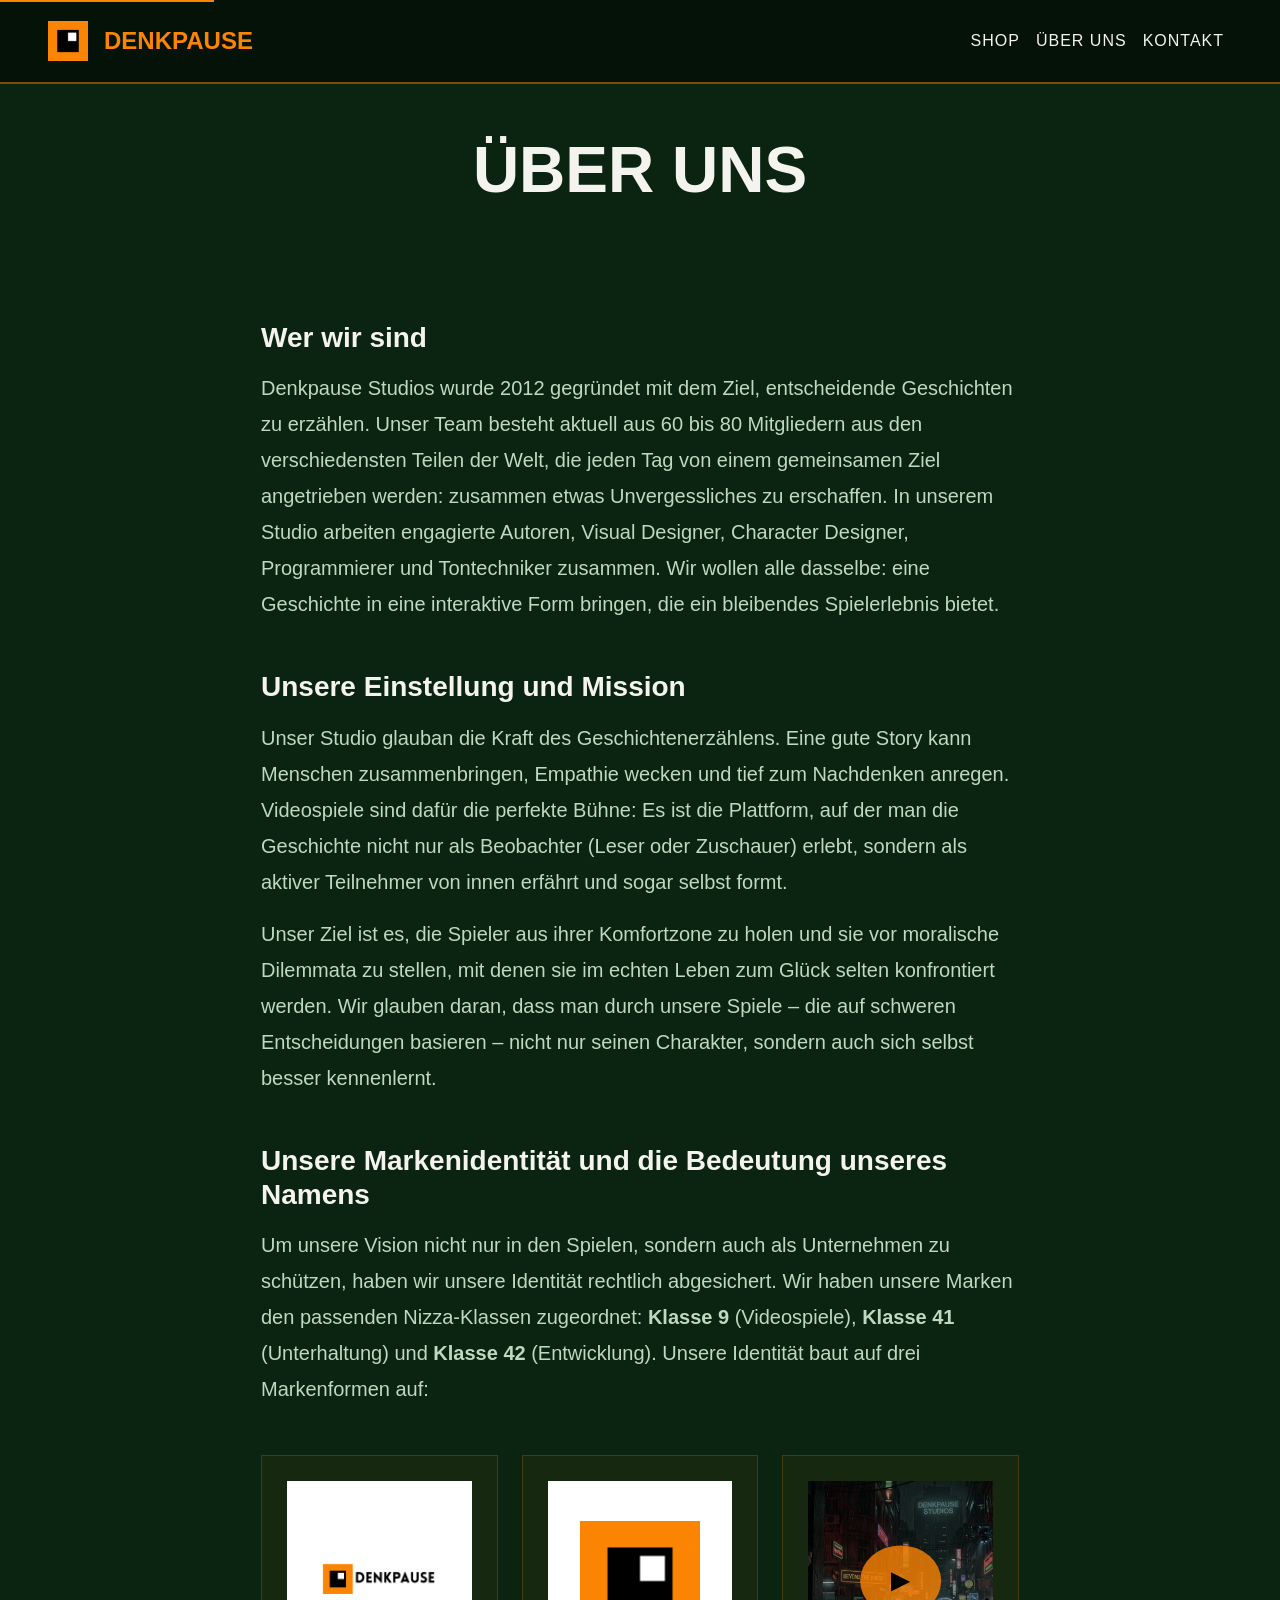
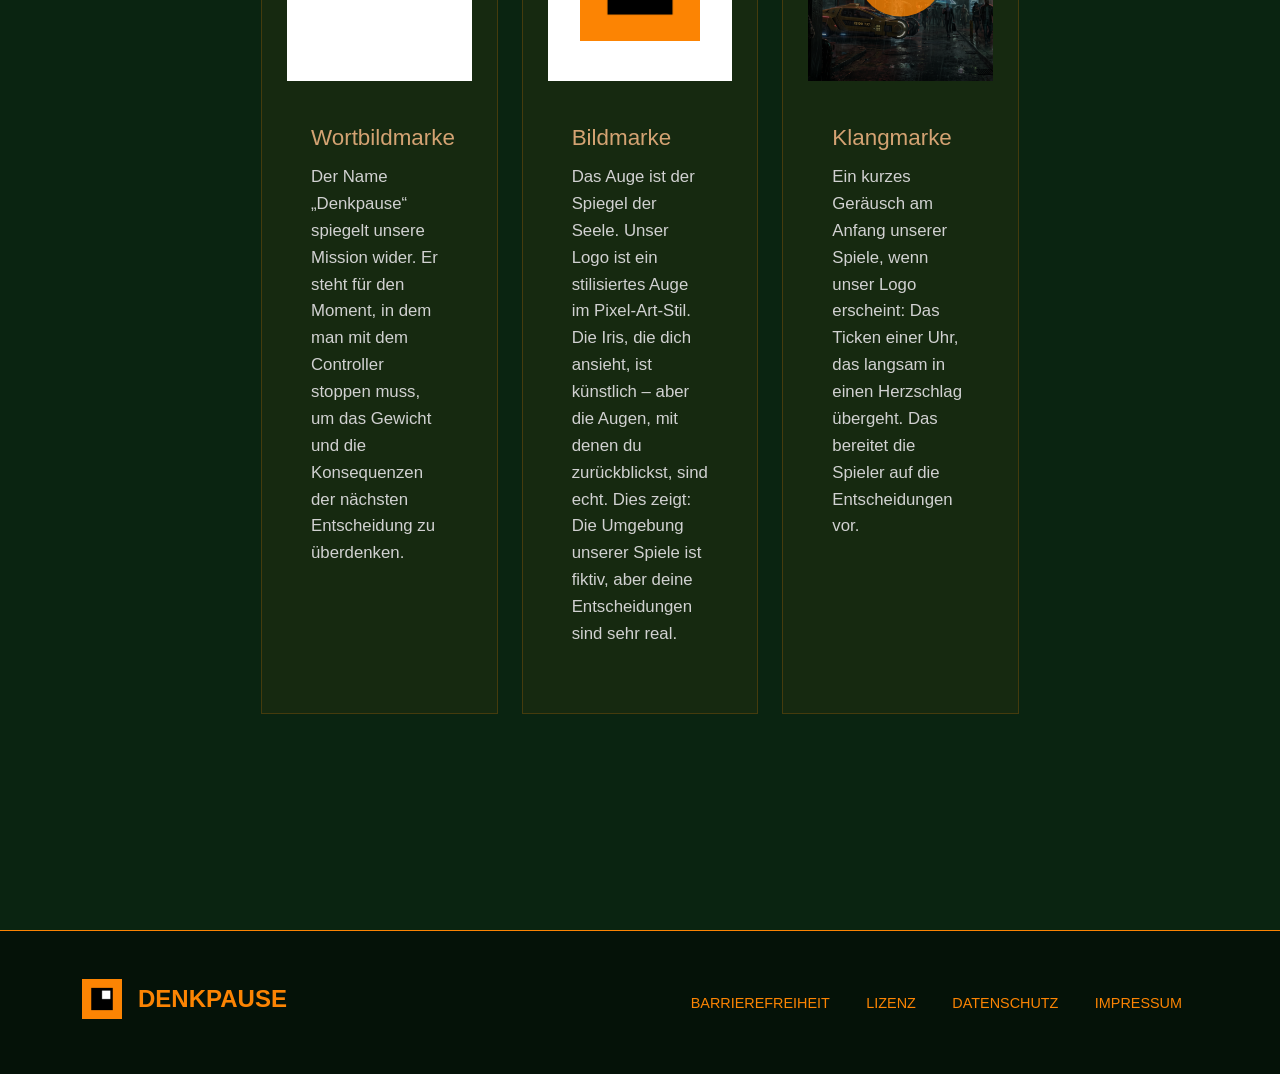
<file: aboutus.html>
<!DOCTYPE html>
<html lang="de">
<head>
    <meta charset="UTF-8">
    <meta name="viewport" content="width=device-width, initial-scale=1.0">
    <title>Denkpause Studios | Über uns</title>

    <link rel="icon" type="image/png" href="bildmarke.png">

    <link href="https://cdn.jsdelivr.net/npm/bootstrap@5.3.2/dist/css/bootstrap.min.css" rel="stylesheet">
    
    <link rel="stylesheet" href="style.css">
</head>
<body>

    <a href="#main-content" class="skip-link">Zum Hauptinhalt springen</a>

    <nav class="navbar navbar-expand-lg navbar-custom py-3" aria-label="Hauptnavigation">
        <div class="container-fluid px-4 px-lg-5">
            <a class="navbar-brand d-flex align-items-center" href="index.html">
                 <img src="bildmarke.png" alt="Denkpause Logo" style="height: 40px; width: auto;" class="me-3">
                <span class="fw-bold fs-4 branding-text">DENKPAUSE</span>
            </a>
            <button class="navbar-toggler" type="button" data-bs-toggle="collapse" data-bs-target="#navbarNav" aria-controls="navbarNav" aria-expanded="false" aria-label="Navigation umschalten">
                <span class="navbar-toggler-icon"></span>
            </button>
            <div class="collapse navbar-collapse" id="navbarNav">
                <ul class="navbar-nav ms-auto">
                    <li class="nav-item"><a class="nav-link" href="index.html">SHOP</a></li>
                    <li class="nav-item"><a class="nav-link" href="aboutus.html" aria-current="page">ÜBER UNS</a></li>
                    <li class="nav-item"><a class="nav-link" href="kontakt.html">KONTAKT</a></li>
                </ul>
            </div>
        </div>
    </nav>

    <section class="hero-section text-center pt-5 pb-2" aria-labelledby="page-title">
        <h1 id="page-title" class="display-3 fw-bold text-copper">ÜBER UNS</h1>
    </section>

    <main id="main-content" class="evergreen-bg pt-0 pb-5">
        <div class="container mt-0 mb-5">
            <div class="row justify-content-center">
                <div class="col-lg-10 col-md-11 wireframe-card p-5">
                    
                    <article class="content-column p-4 p-md-5">

                        <section class="mb-5" aria-labelledby="section-who-we-are">
                            <h2 id="section-who-we-are" class="h3 fw-bold text-mahogany mb-3">Wer wir sind</h2>
                            <p class="description-text text-mahogany">
                                Denkpause Studios wurde 2012 gegründet mit dem Ziel, entscheidende Geschichten zu erzählen. Unser Team besteht aktuell aus 60 bis 80 Mitgliedern aus den verschiedensten Teilen der Welt, die jeden Tag von einem gemeinsamen Ziel angetrieben werden: zusammen etwas Unvergessliches zu erschaffen. In unserem Studio arbeiten engagierte Autoren, Visual Designer, Character Designer, Programmierer und Tontechniker zusammen. Wir wollen alle dasselbe: eine Geschichte in eine interaktive Form bringen, die ein bleibendes Spielerlebnis bietet.
                            </p>
                        </section>

                        <section class="mb-5" aria-labelledby="section-mission">
                            <h2 id="section-mission" class="h3 fw-bold text-mahogany mb-3">Unsere Einstellung und Mission</h2>
                            <p class="description-text text-mahogany mb-3">
                                Unser Studio glauban die Kraft des Geschichtenerzählens. Eine gute Story kann Menschen zusammenbringen, Empathie wecken und tief zum Nachdenken anregen. Videospiele sind dafür die perfekte Bühne: Es ist die Plattform, auf der man die Geschichte nicht nur als Beobachter (Leser oder Zuschauer) erlebt, sondern als aktiver Teilnehmer von innen erfährt und sogar selbst formt.
                            </p>
                            <p class="description-text text-mahogany">
                                Unser Ziel ist es, die Spieler aus ihrer Komfortzone zu holen und sie vor moralische Dilemmata zu stellen, mit denen sie im echten Leben zum Glück selten konfrontiert werden. Wir glauben daran, dass man durch unsere Spiele – die auf schweren Entscheidungen basieren – nicht nur seinen Charakter, sondern auch sich selbst besser kennenlernt.
                            </p>
                        </section>

                        <section class="mb-4" aria-labelledby="section-brand-identity">
                            <h2 id="section-brand-identity" class="h3 fw-bold text-mahogany mb-3">Unsere Markenidentität und die Bedeutung unseres Namens</h2>
                            <p class="description-text text-mahogany mb-5">
                                Um unsere Vision nicht nur in den Spielen, sondern auch als Unternehmen zu schützen, haben wir unsere Identität rechtlich abgesichert. Wir haben unsere Marken den passenden Nizza-Klassen zugeordnet: <strong>Klasse 9</strong> (Videospiele), <strong>Klasse 41</strong> (Unterhaltung) und <strong>Klasse 42</strong> (Entwicklung). Unsere Identität baut auf drei Markenformen auf:
                            </p>

                            <div class="row g-4">
                                <div class="col-md-4">
                                    <article class="news-card h-100">
                                        <div class="card-img-container" style="background-color: #ffffff; padding:0px; display: flex; align-items: center; justify-content: center; min-height: 200px;">
                                            <img src="wortbildmarke.png" alt="Wortbildmarke Denkpause Studios" style="max-height: 120px; width: auto; object-fit: contain;">
                                        </div>
                                        <div class="p-4">
                                            <h3 class="h5 feature-title text-copper">Wortbildmarke</h3>
                                            <p class="small text-light-muted">
                                                Der Name „Denkpause“ spiegelt unsere Mission wider. Er steht für den Moment, in dem man mit dem Controller stoppen muss, um das Gewicht und die Konsequenzen der nächsten Entscheidung zu überdenken.
                                            </p>
                                        </div>
                                    </article>
                                </div>

                                <div class="col-md-4">
                                    <article class="news-card h-100">
                                        <div class="card-img-container" style="background-color: #ffffff; padding: 20px; display: flex; align-items: center; justify-content: center; min-height: 200px;">
                                            <img src="bildmarke.png" alt="Bildmarke stilisiertes Auge" style="max-height: 120px; width: auto; object-fit: contain;">
                                        </div>
                                        <div class="p-4">
                                            <h3 class="h5 feature-title text-copper">Bildmarke</h3>
                                            <p class="small text-light-muted">
                                                Das Auge ist der Spiegel der Seele. Unser Logo ist ein stilisiertes Auge im Pixel-Art-Stil. Die Iris, die dich ansieht, ist künstlich – aber die Augen, mit denen du zurückblickst, sind echt. Dies zeigt: Die Umgebung unserer Spiele ist fiktiv, aber deine Entscheidungen sind sehr real.
                                            </p>
                                        </div>
                                    </article>
                                </div>

                                <div class="col-md-4">
                                    <article class="news-card h-100">
                                        <div class="card-img-container" style="position: relative; min-height: 200px; overflow: hidden;">
                                            <img src="R4.png" alt="Regnerische Straße bei Nacht" style="width: 100%; height: 100%; object-fit: cover; filter: brightness(0.6);">
                                            
                                            <button id="play-soundmark-btn" style="position: absolute; top: 50%; left: 50%; transform: translate(-50%, -50%); background-color: rgba(252, 132, 3, 0.8); border: none; color: #000; font-size: 2rem; padding: 10px 25px; border-radius: 50%; cursor: pointer; transition: 0.3s;" aria-label="Klangmarke abspielen">
                                                &#9658;
                                            </button>
                                            
                                            <audio id="soundmark-audio-asset" src="denkpause_intro.wav" preload="auto"></audio>
                                        </div>
                                        <div class="p-4">
                                            <h3 class="h5 feature-title text-copper">Klangmarke</h3>
                                            <p class="small text-light-muted">
                                                Ein kurzes Geräusch am Anfang unserer Spiele, wenn unser Logo erscheint: Das Ticken einer Uhr, das langsam in einen Herzschlag übergeht. Das bereitet die Spieler auf die Entscheidungen vor.
                                            </p>
                                        </div>
                                    </article>
                                </div>
                            </div>
                        </section>

                    </article>

                </div>
            </div>
        </div>
    </main>

    <footer class="footer-custom py-5">
        <div class="container text-center text-md-start">
            <div class="row align-items-center">
                <div class="col-md-3 text-center text-md-start mb-4 mb-md-0">
                    <span class="d-inline-flex align-items-center text-decoration-none">
                         <img src="bildmarke.png" alt="" style="height: 40px; width: auto;" class="me-3">
                          <span class="fw-bold fs-4 branding-text">DENKPAUSE</span>
                    </span>
                </div>
                <div class="col-md-9 text-center text-md-end mb-4 mb-md-0">
                    <nav aria-label="Footer Navigation">
                        <ul class="list-inline mb-0">
                            <li class="list-inline-item mx-2 mx-md-3"><a href="barrierfreiheit.html" class="footer-link">Barrierefreiheit</a></li>
                            <li class="list-inline-item mx-2 mx-md-3"><a href="lizenz.html" class="footer-link">Lizenz</a></li>
                            <li class="list-inline-item mx-2 mx-md-3"><a href="datenschutz.html" class="footer-link">Datenschutz</a></li>
                            <li class="list-inline-item mx-2 mx-md-3"><a href="impressum.html" class="footer-link">Impressum</a></li>
                        </ul>
                    </nav>
                </div>
            </div>
        </div>
    </footer>

    <script src="https://cdn.jsdelivr.net/npm/bootstrap@5.3.2/dist/js/bootstrap.bundle.min.js"></script>

<script>
        document.addEventListener("DOMContentLoaded", function() {
            const cookieBanner = document.getElementById("cookie-banner");
            const btnAccept = document.getElementById("btn-cookie-accept");
            const btnDecline = document.getElementById("btn-cookie-decline");


            if (!localStorage.getItem("cookieConsent")) {

                cookieBanner.classList.remove("hidden");
                setTimeout(() => {
                    cookieBanner.classList.add("show");
                }, 500);
            }

            
            function handleCookieConsent(choice) {
                cookieBanner.classList.remove("show");
                setTimeout(() => {
                    cookieBanner.classList.add("hidden");
                }, 500);
                localStorage.setItem("cookieConsent", choice);
            }

            btnAccept.addEventListener("click", () => handleCookieConsent("accepted"));
            btnDecline.addEventListener("click", () => handleCookieConsent("declined_optional"));
        });
    </script>

    <script>
        document.addEventListener("DOMContentLoaded", function() {
            const playButton = document.getElementById("play-soundmark-btn");
            const audioEngine = document.getElementById("soundmark-audio-asset");

            if (playButton && audioEngine) {
                playButton.addEventListener("click", function() {
                    if (!audioEngine.paused) {
                        audioEngine.pause();
                        audioEngine.currentTime = 0;
                    }
                    audioEngine.play();
                });
            }
        });
    </script>

</body>
</html>
</file>
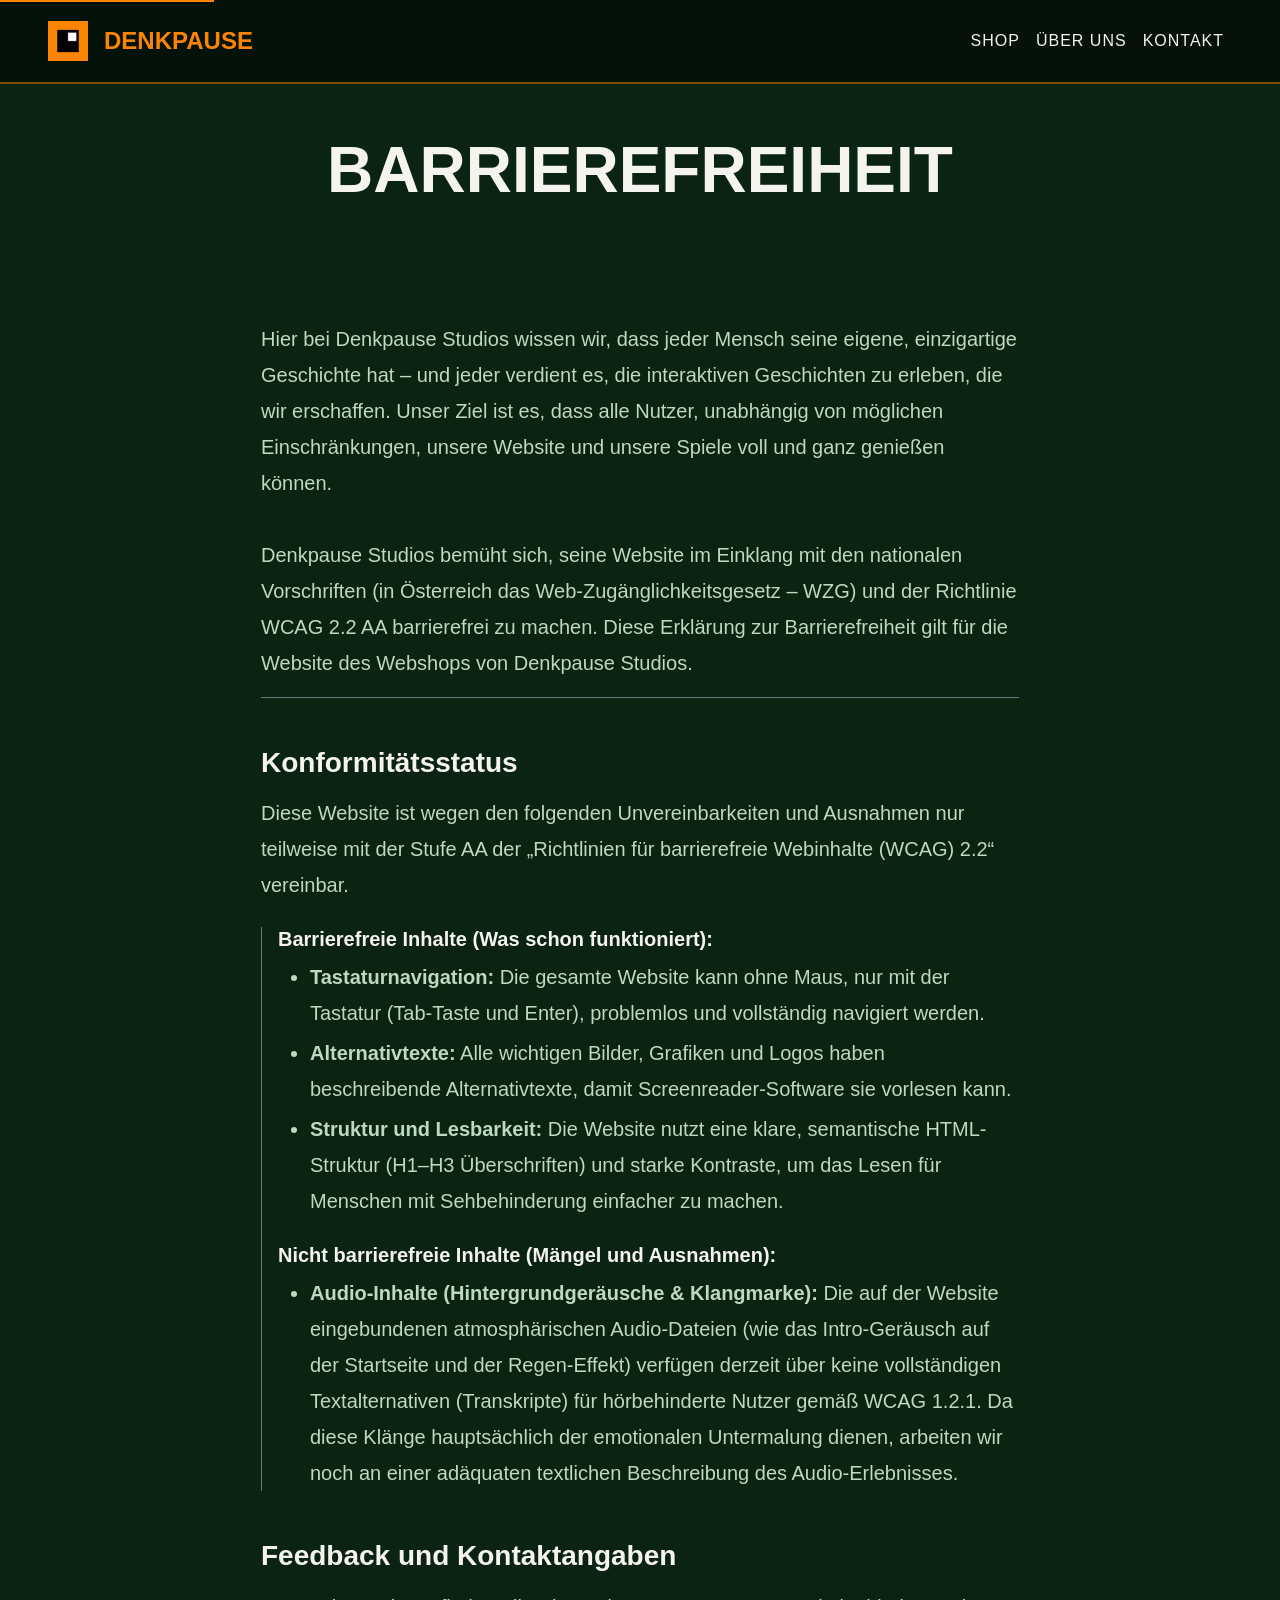
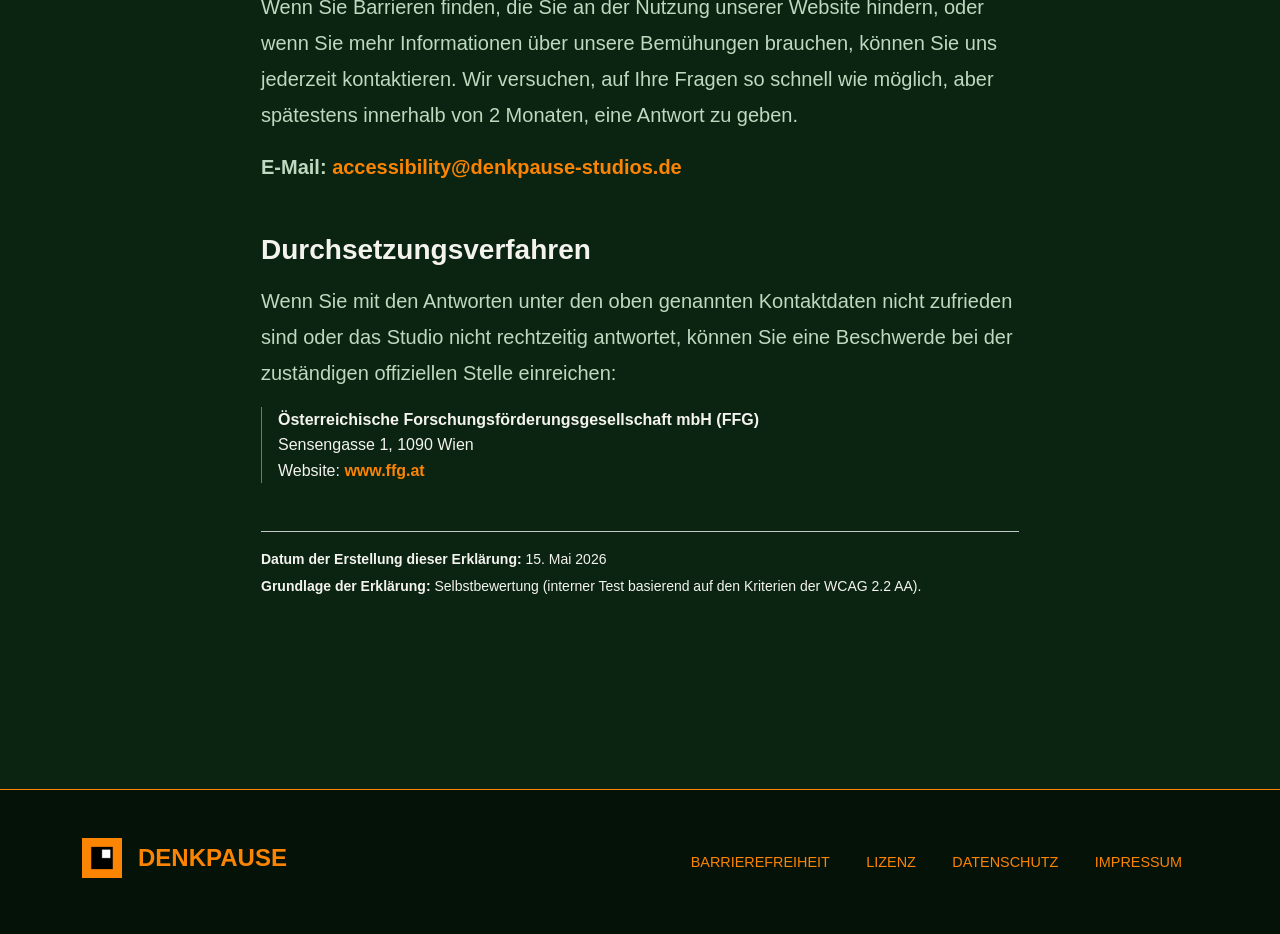
<file: barrierfreiheit.html>
<!DOCTYPE html>
<html lang="de">
<head>
    <meta charset="UTF-8">
    <meta name="viewport" content="width=device-width, initial-scale=1.0">
    <title>Denkpause Studios | Barrierefreiheit</title>
    
    <link rel="icon" type="image/png" href="bildmarke.png">
    <link href="https://cdn.jsdelivr.net/npm/bootstrap@5.3.2/dist/css/bootstrap.min.css" rel="stylesheet">
    
    <link rel="stylesheet" href="style.css">
</head>
<body>

    <a href="#main-content" class="skip-link">Zum Hauptinhalt springen</a>

    <nav class="navbar navbar-expand-lg navbar-custom py-3" aria-label="Hauptnavigation">
        <div class="container-fluid px-4 px-lg-5">
            <a class="navbar-brand d-flex align-items-center" href="index.html">
                 <img src="bildmarke.png" alt="Denkpause Logo" style="height: 40px; width: auto;" class="me-3">
                 <span class="fw-bold fs-4 branding-text">DENKPAUSE</span>
            </a>
            <button class="navbar-toggler" type="button" data-bs-toggle="collapse" data-bs-target="#navbarNav" aria-controls="navbarNav" aria-expanded="false" aria-label="Navigation umschalten">
                <span class="navbar-toggler-icon"></span>
            </button>
            <div class="collapse navbar-collapse" id="navbarNav">
                <ul class="navbar-nav ms-auto">
                    <li class="nav-item"><a class="nav-link" href="index.html">SHOP</a></li>
                    <li class="nav-item"><a class="nav-link" href="aboutus.html">ÜBER UNS</a></li>
                    <li class="nav-item"><a class="nav-link" href="kontakt.html">KONTAKT</a></li>
                </ul>
            </div>
        </div>
    </nav>

    <section class="hero-section text-center pt-5 pb-2" aria-labelledby="page-title">
        <h1 id="page-title" class="display-3 fw-bold text-copper">BARRIEREFREIHEIT</h1>
    </section>

    <main id="main-content" class="evergreen-bg pt-0 pb-5">
        <div class="container mt-0 mb-5">
            <div class="row justify-content-center">
                <div class="col-lg-10 col-md-11 wireframe-card p-5">
                    
                    <article class="content-column p-4 p-md-5">
                        
                        <p class="description-text text-mahogany mb-5 pb-3 border-bottom border-secondary">
                            Hier bei Denkpause Studios wissen wir, dass jeder Mensch seine eigene, einzigartige Geschichte hat – und jeder verdient es, die interaktiven Geschichten zu erleben, die wir erschaffen. Unser Ziel ist es, dass alle Nutzer, unabhängig von möglichen Einschränkungen, unsere Website und unsere Spiele voll und ganz genießen können.
                            <br><br>
                            Denkpause Studios bemüht sich, seine Website im Einklang mit den nationalen Vorschriften (in Österreich das Web-Zugänglichkeitsgesetz – WZG) und der Richtlinie WCAG 2.2 AA barrierefrei zu machen. Diese Erklärung zur Barrierefreiheit gilt für die Website des Webshops von Denkpause Studios.
                        </p>

                        <section class="mb-5" aria-labelledby="section-status">
                            <h2 id="section-status" class="h3 fw-bold text-mahogany mb-3">Konformitätsstatus</h2>
                            <p class="description-text text-mahogany mb-4">
                                Diese Website ist wegen den folgenden Unvereinbarkeiten und Ausnahmen nur teilweise mit der Stufe AA der „Richtlinien für barrierefreie Webinhalte (WCAG) 2.2“ vereinbar.
                            </p>
                            
                            <div class="ps-3 border-start border-secondary">
                                
                                <h3 class="h5 fw-bold text-mahogany mt-3 mb-2">Barrierefreie Inhalte (Was schon funktioniert):</h3>
                                <ul class="description-text text-mahogany mb-4">
                                    <li class="mb-1"><strong>Tastaturnavigation:</strong> Die gesamte Website kann ohne Maus, nur mit der Tastatur (Tab-Taste und Enter), problemlos und vollständig navigiert werden.</li>
                                    <li class="mb-1"><strong>Alternativtexte:</strong> Alle wichtigen Bilder, Grafiken und Logos haben beschreibende Alternativtexte, damit Screenreader-Software sie vorlesen kann.</li>
                                    <li><strong>Struktur und Lesbarkeit:</strong> Die Website nutzt eine klare, semantische HTML-Struktur (H1–H3 Überschriften) und starke Kontraste, um das Lesen für Menschen mit Sehbehinderung einfacher zu machen.</li>
                                </ul>
                                
                                <h3 class="h5 fw-bold text-mahogany mt-4 mb-2">Nicht barrierefreie Inhalte (Mängel und Ausnahmen):</h3>
                                <ul class="description-text text-mahogany mb-0">
                                    <li><strong>Audio-Inhalte (Hintergrundgeräusche & Klangmarke):</strong> Die auf der Website eingebundenen atmosphärischen Audio-Dateien (wie das Intro-Geräusch auf der Startseite und der Regen-Effekt) verfügen derzeit über keine vollständigen Textalternativen (Transkripte) für hörbehinderte Nutzer gemäß WCAG 1.2.1. Da diese Klänge hauptsächlich der emotionalen Untermalung dienen, arbeiten wir noch an einer adäquaten textlichen Beschreibung des Audio-Erlebnisses.</li>
                                </ul>
                            </div>
                        </section>

                        <section class="mb-5" aria-labelledby="section-feedback">
                            <h2 id="section-feedback" class="h3 fw-bold text-mahogany mb-3">Feedback und Kontaktangaben</h2>
                            <p class="description-text text-mahogany mb-3">
                                Wenn Sie Barrieren finden, die Sie an der Nutzung unserer Website hindern, oder wenn Sie mehr Informationen über unsere Bemühungen brauchen, können Sie uns jederzeit kontaktieren. Wir versuchen, auf Ihre Fragen so schnell wie möglich, aber spätestens innerhalb von 2 Monaten, eine Antwort zu geben.
                            </p>
                            <p class="description-text text-mahogany">
                                <strong>E-Mail:</strong> <a href="mailto:accessibility@denkpause-studios.de" class="text-mahogany fw-bold">accessibility@denkpause-studios.de</a>
                            </p>
                        </section>

                        <section class="mb-5" aria-labelledby="section-enforcement">
                            <h2 id="section-enforcement" class="h3 fw-bold text-mahogany mb-3">Durchsetzungsverfahren</h2>
                            <p class="description-text text-mahogany mb-3">
                                Wenn Sie mit den Antworten unter den oben genannten Kontaktdaten nicht zufrieden sind oder das Studio nicht rechtzeitig antwortet, können Sie eine Beschwerde bei der zuständigen offiziellen Stelle einreichen:
                            </p>
                            <address class="text-mahogany ps-3 border-start border-secondary mt-3 mb-0">
                                <strong>Österreichische Forschungsförderungsgesellschaft mbH (FFG)</strong><br>
                                Sensengasse 1, 1090 Wien<br>
                                Website: <a href="https://www.ffg.at" target="_blank" rel="noopener noreferrer" class="text-mahogany fw-bold">www.ffg.at</a>
                            </address>
                        </section>

                        <footer class="text-mahogany small pt-3 border-top border-secondary-subtle">
                            <p class="mb-1"><strong>Datum der Erstellung dieser Erklärung:</strong> 15. Mai 2026</p>
                            <p class="mb-0"><strong>Grundlage der Erklärung:</strong> Selbstbewertung (interner Test basierend auf den Kriterien der WCAG 2.2 AA).</p>
                        </footer>

                    </article>

                </div>
            </div>
        </div>
    </main>

    <footer class="footer-custom py-5">
        <div class="container text-center text-md-start">
            <div class="row align-items-center">
                <div class="col-md-3 text-center text-md-start mb-4 mb-md-0">
                    <span class="d-inline-flex align-items-center text-decoration-none">
                     <img src="bildmarke.png" alt="" style="height: 40px; width: auto;" class="me-3">
                      <span class="fw-bold fs-4 branding-text">DENKPAUSE</span>
                    </span>
                </div>
                <div class="col-md-9 text-center text-md-end mb-4 mb-md-0">
                    <nav aria-label="Footer Navigation">
                        <ul class="list-inline mb-0">
                            <li class="list-inline-item mx-2 mx-md-3"><a href="barrierfreiheit.html" class="footer-link" aria-current="page">Barrierefreiheit</a></li>
                            <li class="list-inline-item mx-2 mx-md-3"><a href="lizenz.html" class="footer-link">Lizenz</a></li>
                            <li class="list-inline-item mx-2 mx-md-3"><a href="datenschutz.html" class="footer-link">Datenschutz</a></li>
                            <li class="list-inline-item mx-2 mx-md-3"><a href="impressum.html" class="footer-link">Impressum</a></li>
                        </ul>
                    </nav>
                </div>
            </div>
        </div>
    </footer>

    <script src="https://cdn.jsdelivr.net/npm/bootstrap@5.3.2/dist/js/bootstrap.bundle.min.js"></script>

<script>
        document.addEventListener("DOMContentLoaded", function() {
            const cookieBanner = document.getElementById("cookie-banner");
            const btnAccept = document.getElementById("btn-cookie-accept");
            const btnDecline = document.getElementById("btn-cookie-decline");

            
            if (!localStorage.getItem("cookieConsent")) {
                
                cookieBanner.classList.remove("hidden");
                setTimeout(() => {
                    cookieBanner.classList.add("show");
                }, 500); 
            }

            
            function handleCookieConsent(choice) {
                cookieBanner.classList.remove("show");
                setTimeout(() => {
                    cookieBanner.classList.add("hidden");
                }, 500);

                localStorage.setItem("cookieConsent", choice);
            }
            btnAccept.addEventListener("click", () => handleCookieConsent("accepted"));
            btnDecline.addEventListener("click", () => handleCookieConsent("declined_optional"));
        });
    </script>

</body>
</html>
</file>
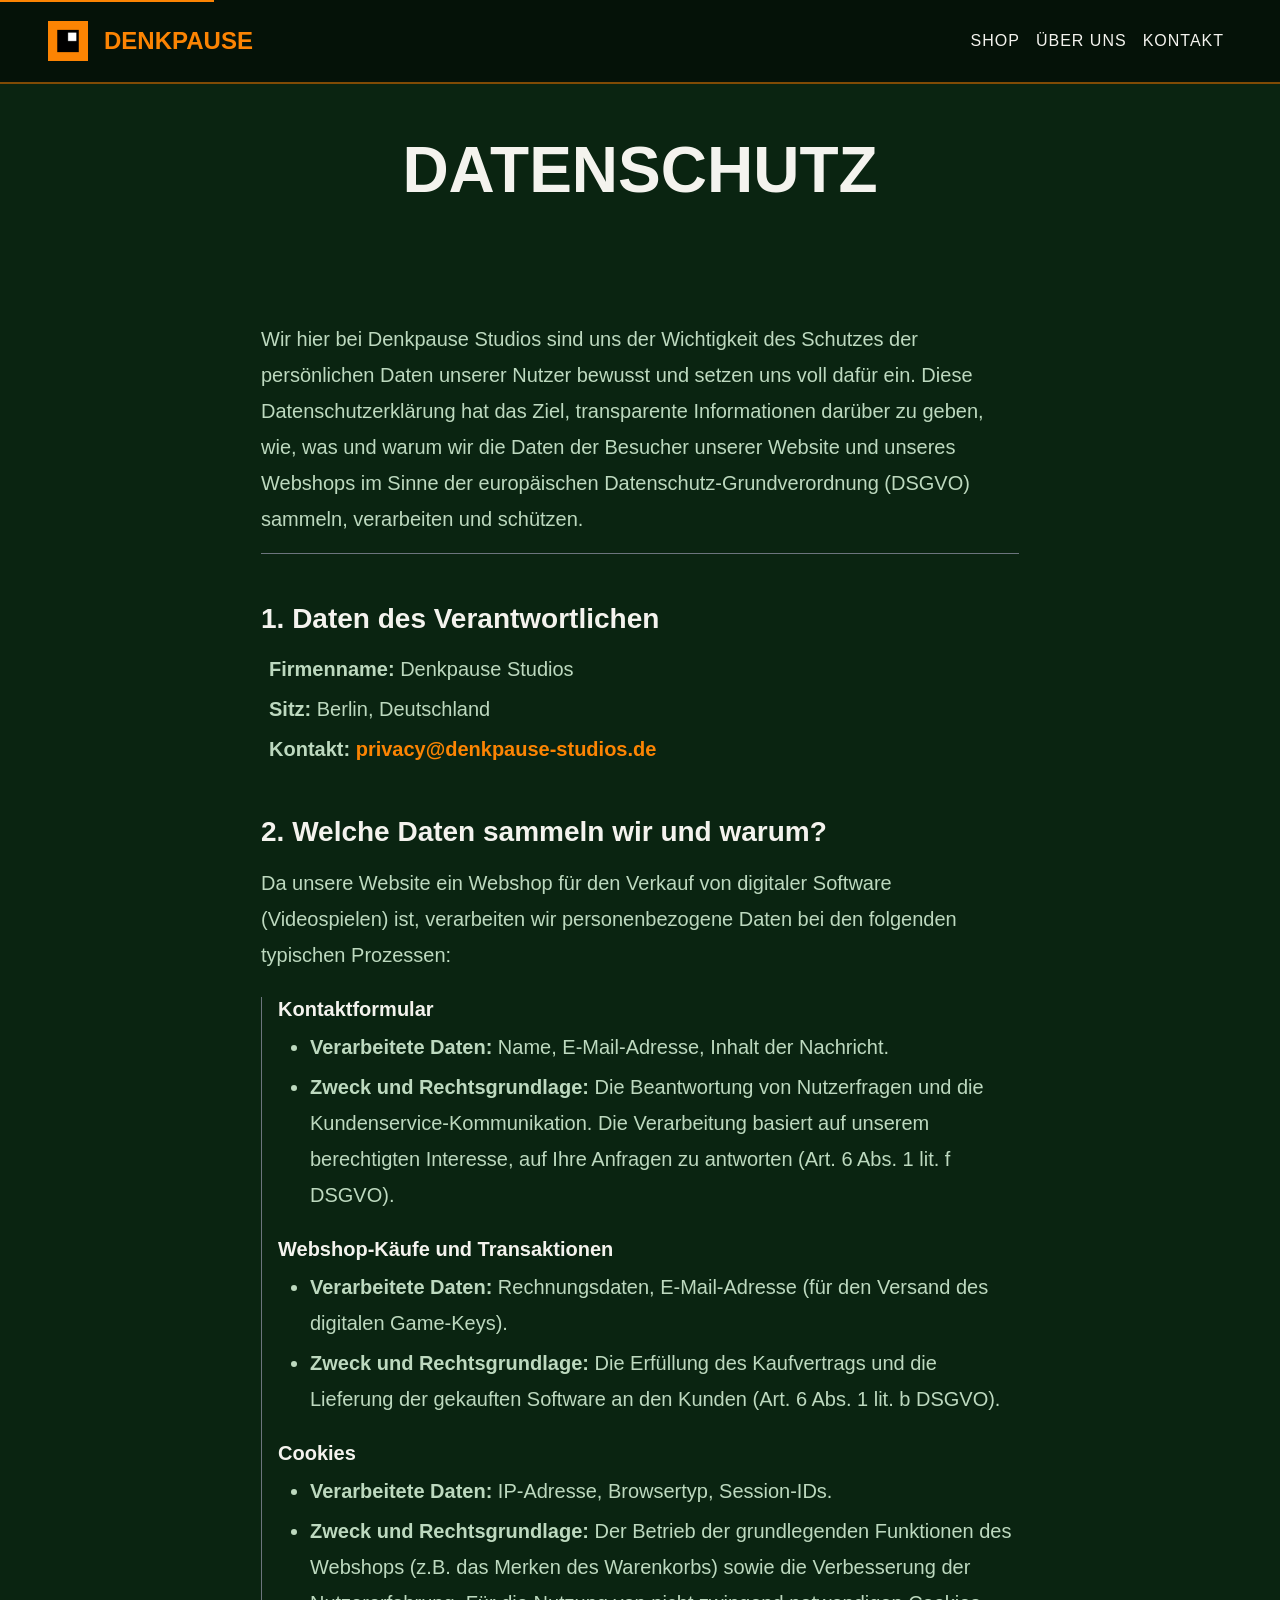
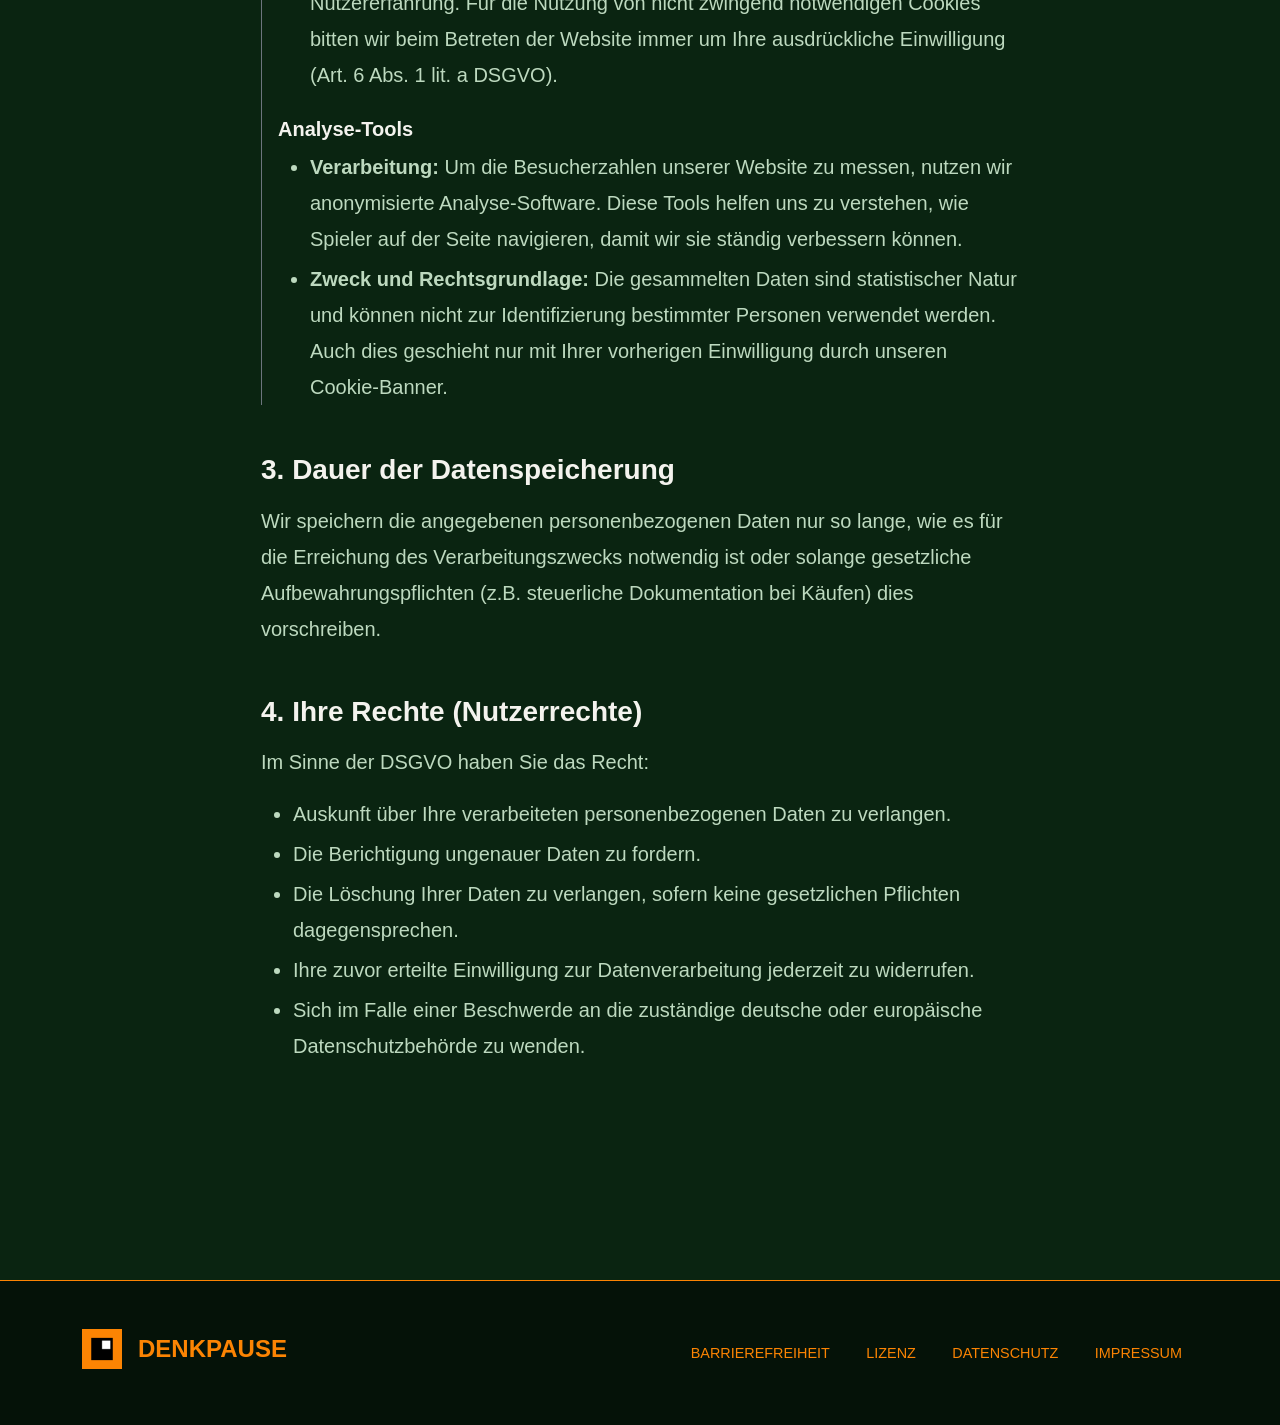
<file: datenschutz.html>
<!DOCTYPE html>
<html lang="de">
<head>
    <meta charset="UTF-8">
    <meta name="viewport" content="width=device-width, initial-scale=1.0">
    <title>Denkpause Studios | Datenschutzerklärung</title>
    <link rel="icon" type="image/png" href="bildmarke.png">
    <link href="https://cdn.jsdelivr.net/npm/bootstrap@5.3.2/dist/css/bootstrap.min.css" rel="stylesheet">
    
    <link rel="stylesheet" href="style.css">
</head>
<body>

    <a href="#main-content" class="skip-link">Zum Hauptinhalt springen</a>

    <nav class="navbar navbar-expand-lg navbar-custom py-3" aria-label="Hauptnavigation">
        <div class="container-fluid px-4 px-lg-5">
            <a class="navbar-brand d-flex align-items-center" href="index.html">
                <img src="bildmarke.png" alt="Denkpause Logo" style="height: 40px; width: auto;" class="me-3">
                <span class="fw-bold fs-4 branding-text">DENKPAUSE</span>
            </a>
            <button class="navbar-toggler" type="button" data-bs-toggle="collapse" data-bs-target="#navbarNav" aria-controls="navbarNav" aria-expanded="false" aria-label="Navigation umschalten">
                <span class="navbar-toggler-icon"></span>
            </button>
            <div class="collapse navbar-collapse" id="navbarNav">
                <ul class="navbar-nav ms-auto">
                    <li class="nav-item"><a class="nav-link" href="index.html">SHOP</a></li>
                    <li class="nav-item"><a class="nav-link" href="aboutus.html">ÜBER UNS</a></li>
                    <li class="nav-item"><a class="nav-link" href="kontakt.html">KONTAKT</a></li>
                </ul>
            </div>
        </div>
    </nav>

    <section class="hero-section text-center pt-5 pb-2" aria-labelledby="page-title">
        <h1 id="page-title" class="display-3 fw-bold text-copper">DATENSCHUTZ</h1>
    </section>

    <main id="main-content" class="evergreen-bg pt-0 pb-5">
        <div class="container mt-0 mb-5">
            <div class="row justify-content-center">
                <div class="col-lg-10 col-md-11 wireframe-card p-5">
                    
                    <article class="content-column p-4 p-md-5">
                        
                        <p class="description-text text-mahogany mb-5 pb-3 border-bottom border-secondary">
                            Wir hier bei Denkpause Studios sind uns der Wichtigkeit des Schutzes der persönlichen Daten unserer Nutzer bewusst und setzen uns voll dafür ein. Diese Datenschutzerklärung hat das Ziel, transparente Informationen darüber zu geben, wie, was und warum wir die Daten der Besucher unserer Website und unseres Webshops im Sinne der europäischen Datenschutz-Grundverordnung (DSGVO) sammeln, verarbeiten und schützen.
                        </p>

                        <section class="mb-5" aria-labelledby="section-responsible">
                            <h2 id="section-responsible" class="h3 fw-bold text-mahogany mb-3">1. Daten des Verantwortlichen</h2>
                            <ul class="description-text text-mahogany list-unstyled ps-2">
                                <li class="mb-1"><strong>Firmenname:</strong> Denkpause Studios</li>
                                <li class="mb-1"><strong>Sitz:</strong> Berlin, Deutschland</li>
                                <li><strong>Kontakt:</strong> <a href="mailto:privacy@denkpause-studios.de" class="text-mahogany fw-bold">privacy@denkpause-studios.de</a></li>
                            </ul>
                        </section>

                        <section class="mb-5" aria-labelledby="section-data-collection">
                            <h2 id="section-data-collection" class="h3 fw-bold text-mahogany mb-3">2. Welche Daten sammeln wir und warum?</h2>
                            <p class="description-text text-mahogany mb-4">
                                Da unsere Website ein Webshop für den Verkauf von digitaler Software (Videospielen) ist, verarbeiten wir personenbezogene Daten bei den folgenden typischen Prozessen:
                            </p>
                            
                            <div class="ps-3 border-start border-secondary">
                                
                                <h3 class="h5 fw-bold text-mahogany mt-3 mb-2">Kontaktformular</h3>
                                <ul class="description-text text-mahogany mb-4">
                                    <li class="mb-1"><strong>Verarbeitete Daten:</strong> Name, E-Mail-Adresse, Inhalt der Nachricht.</li>
                                    <li><strong>Zweck und Rechtsgrundlage:</strong> Die Beantwortung von Nutzerfragen und die Kundenservice-Kommunikation. Die Verarbeitung basiert auf unserem berechtigten Interesse, auf Ihre Anfragen zu antworten (Art. 6 Abs. 1 lit. f DSGVO).</li>
                                </ul>
                                
                                <h3 class="h5 fw-bold text-mahogany mt-3 mb-2">Webshop-Käufe und Transaktionen</h3>
                                <ul class="description-text text-mahogany mb-4">
                                    <li class="mb-1"><strong>Verarbeitete Daten:</strong> Rechnungsdaten, E-Mail-Adresse (für den Versand des digitalen Game-Keys).</li>
                                    <li><strong>Zweck und Rechtsgrundlage:</strong> Die Erfüllung des Kaufvertrags und die Lieferung der gekauften Software an den Kunden (Art. 6 Abs. 1 lit. b DSGVO).</li>
                                </ul>
                                
                                <h3 class="h5 fw-bold text-mahogany mt-3 mb-2">Cookies</h3>
                                <ul class="description-text text-mahogany mb-4">
                                    <li class="mb-1"><strong>Verarbeitete Daten:</strong> IP-Adresse, Browsertyp, Session-IDs.</li>
                                    <li><strong>Zweck und Rechtsgrundlage:</strong> Der Betrieb der grundlegenden Funktionen des Webshops (z.B. das Merken des Warenkorbs) sowie die Verbesserung der Nutzererfahrung. Für die Nutzung von nicht zwingend notwendigen Cookies bitten wir beim Betreten der Website immer um Ihre ausdrückliche Einwilligung (Art. 6 Abs. 1 lit. a DSGVO).</li>
                                </ul>
                                
                                <h3 class="h5 fw-bold text-mahogany mt-3 mb-2">Analyse-Tools</h3>
                                <ul class="description-text text-mahogany mb-0">
                                    <li class="mb-1"><strong>Verarbeitung:</strong> Um die Besucherzahlen unserer Website zu messen, nutzen wir anonymisierte Analyse-Software. Diese Tools helfen uns zu verstehen, wie Spieler auf der Seite navigieren, damit wir sie ständig verbessern können.</li>
                                    <li><strong>Zweck und Rechtsgrundlage:</strong> Die gesammelten Daten sind statistischer Natur und können nicht zur Identifizierung bestimmter Personen verwendet werden. Auch dies geschieht nur mit Ihrer vorherigen Einwilligung durch unseren Cookie-Banner.</li>
                                </ul>
                                
                            </div>
                        </section>

                        <section class="mb-5" aria-labelledby="section-storage-duration">
                            <h2 id="section-storage-duration" class="h3 fw-bold text-mahogany mb-3">3. Dauer der Datenspeicherung</h2>
                            <p class="description-text text-mahogany mb-0">
                                Wir speichern die angegebenen personenbezogenen Daten nur so lange, wie es für die Erreichung des Verarbeitungszwecks notwendig ist oder solange gesetzliche Aufbewahrungspflichten (z.B. steuerliche Dokumentation bei Käufen) dies vorschreiben.
                            </p>
                        </section>

                        <section class="mb-4" aria-labelledby="section-user-rights">
                            <h2 id="section-user-rights" class="h3 fw-bold text-mahogany mb-3">4. Ihre Rechte (Nutzerrechte)</h2>
                            <p class="description-text text-mahogany mb-3">Im Sinne der DSGVO haben Sie das Recht:</p>
                            <ul class="description-text text-mahogany mb-0">
                                <li class="mb-1">Auskunft über Ihre verarbeiteten personenbezogenen Daten zu verlangen.</li>
                                <li class="mb-1">Die Berichtigung ungenauer Daten zu fordern.</li>
                                <li class="mb-1">Die Löschung Ihrer Daten zu verlangen, sofern keine gesetzlichen Pflichten dagegensprechen.</li>
                                <li class="mb-1">Ihre zuvor erteilte Einwilligung zur Datenverarbeitung jederzeit zu widerrufen.</li>
                                <li>Sich im Falle einer Beschwerde an die zuständige deutsche oder europäische Datenschutzbehörde zu wenden.</li>
                            </ul>
                        </section>

                    </article>

                </div>
            </div>
        </div>
    </main>

    <footer class="footer-custom py-5">
        <div class="container text-center text-md-start">
            <div class="row align-items-center">
                <div class="col-md-3 text-center text-md-start mb-4 mb-md-0">
                    <span class="d-inline-flex align-items-center text-decoration-none">
                        <img src="bildmarke.png" alt="" style="height: 40px; width: auto;" class="me-3">
                         <span class="fw-bold fs-4 branding-text">DENKPAUSE</span>
                    </span>
                </div>
                <div class="col-md-9 text-center text-md-end mb-4 mb-md-0">
                    <nav aria-label="Footer Navigation">
                        <ul class="list-inline mb-0">
                            <li class="list-inline-item mx-2 mx-md-3"><a href="barrierfreiheit.html" class="footer-link">Barrierefreiheit</a></li>
                            <li class="list-inline-item mx-2 mx-md-3"><a href="lizenz.html" class="footer-link">Lizenz</a></li>
                            <li class="list-inline-item mx-2 mx-md-3"><a href="datenschutz.html" class="footer-link" aria-current="page">Datenschutz</a></li>
                            <li class="list-inline-item mx-2 mx-md-3"><a href="impressum.html" class="footer-link">Impressum</a></li>
                        </ul>
                    </nav>
                </div>
            </div>
        </div>
    </footer>

    <script src="https://cdn.jsdelivr.net/npm/bootstrap@5.3.2/dist/js/bootstrap.bundle.min.js"></script>

<script>
        document.addEventListener("DOMContentLoaded", function() {
            const cookieBanner = document.getElementById("cookie-banner");
            const btnAccept = document.getElementById("btn-cookie-accept");
            const btnDecline = document.getElementById("btn-cookie-decline");
            if (!localStorage.getItem("cookieConsent")) {
                cookieBanner.classList.remove("hidden");
                setTimeout(() => {
                    cookieBanner.classList.add("show");
                }, 500);}

        
            function handleCookieConsent(choice) {
                cookieBanner.classList.remove("show");
                setTimeout(() => {
                    cookieBanner.classList.add("hidden");
                }, 500);

                localStorage.setItem("cookieConsent", choice);
            }

            btnAccept.addEventListener("click", () => handleCookieConsent("accepted"));
            btnDecline.addEventListener("click", () => handleCookieConsent("declined_optional"));
        });
    </script>

</body>
</html>
</file>
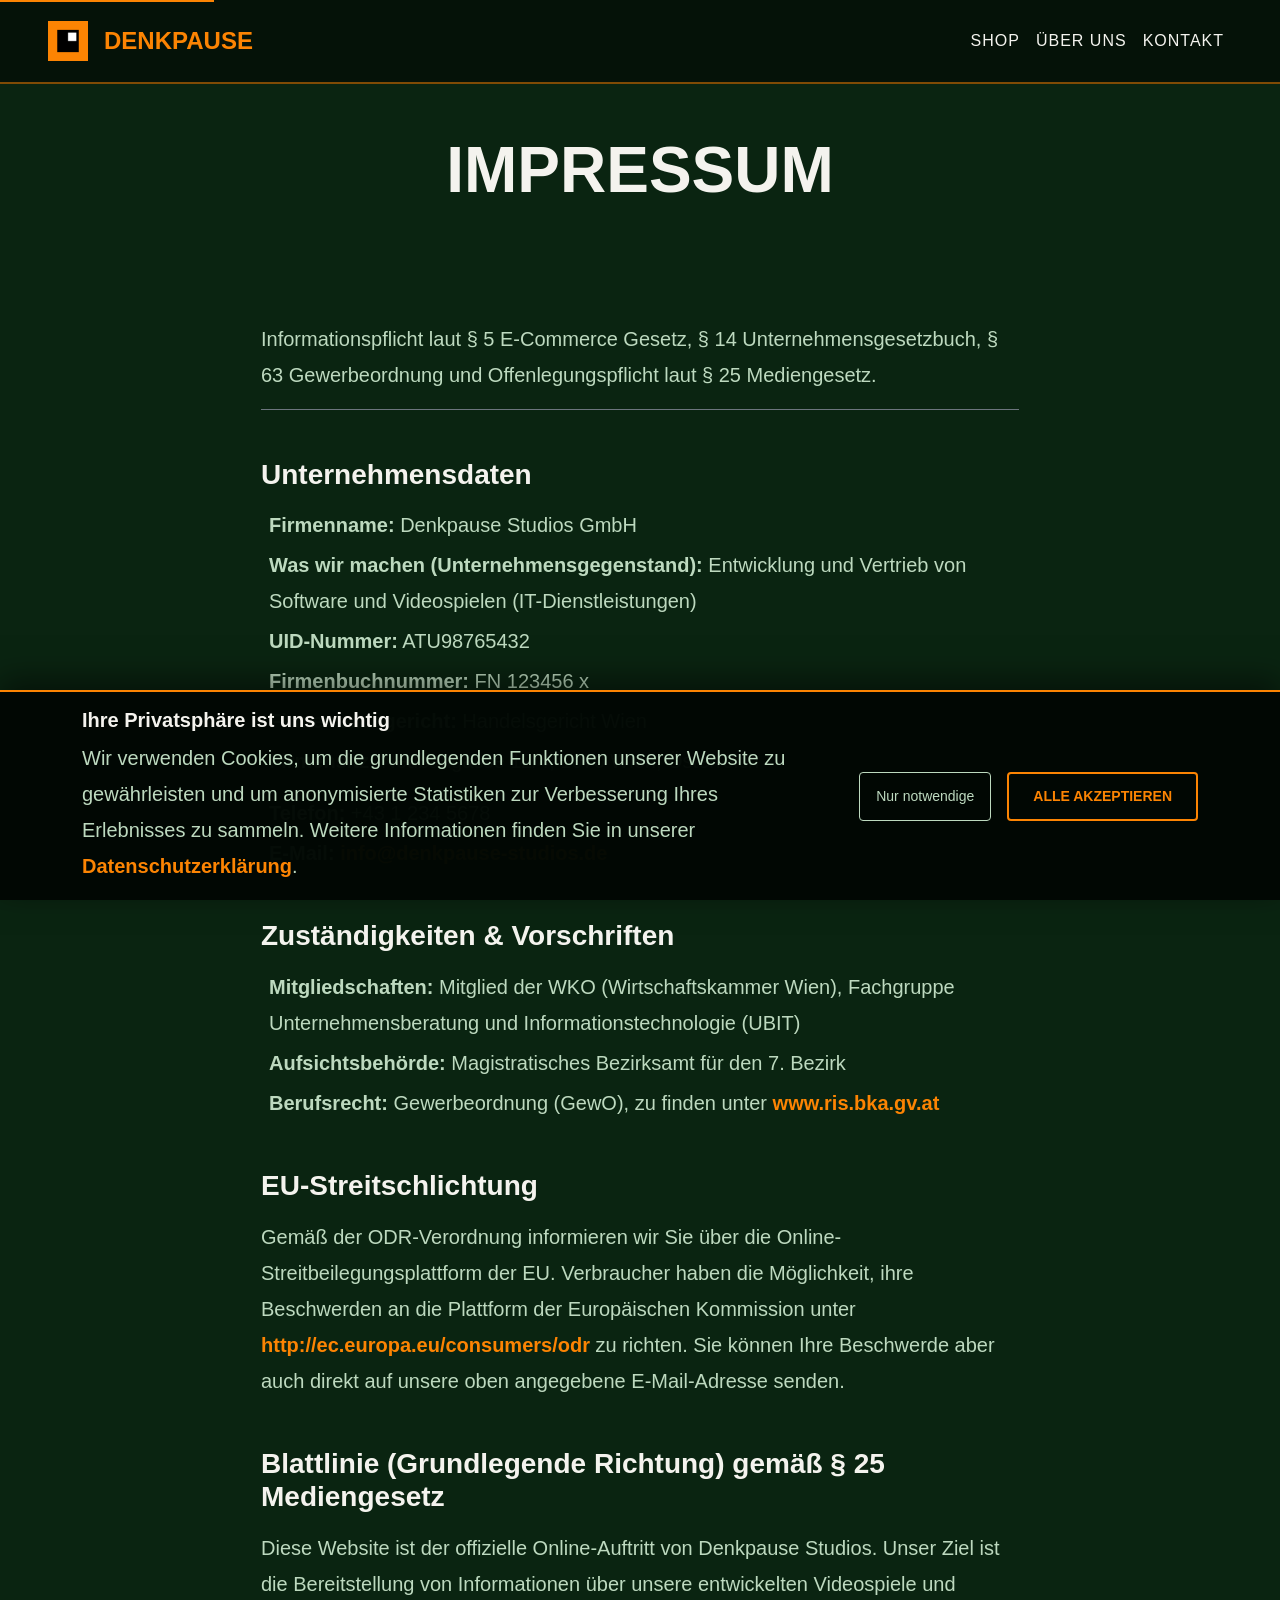
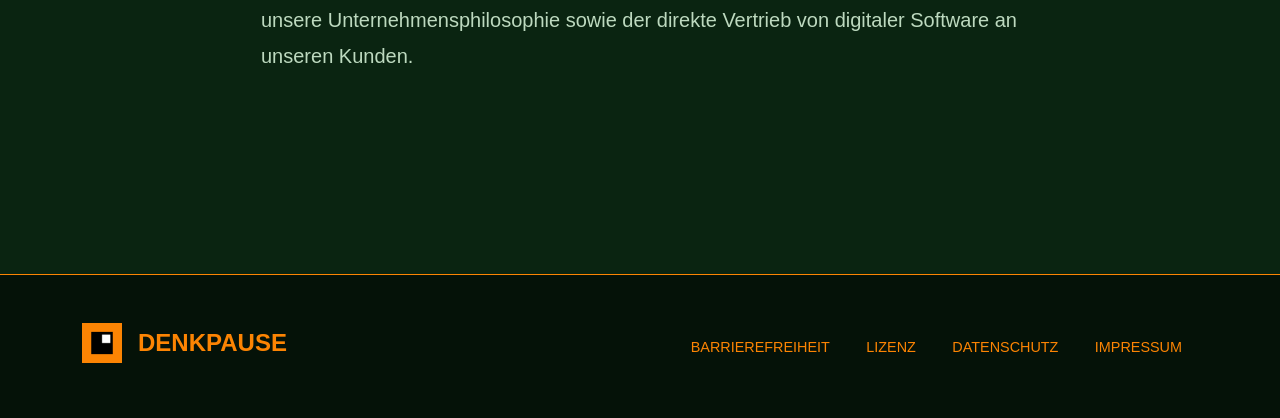
<file: impressum.html>
<!DOCTYPE html>
<html lang="de">
<head>
    <meta charset="UTF-8">
    <meta name="viewport" content="width=device-width, initial-scale=1.0">
    <title>Denkpause Studios | Impressum</title>
    <link rel="icon" type="image/png" href="bildmarke.png">
    <link href="https://cdn.jsdelivr.net/npm/bootstrap@5.3.2/dist/css/bootstrap.min.css" rel="stylesheet">
    
    <link rel="stylesheet" href="style.css">
</head>
<body>

    <a href="#main-content" class="skip-link">Zum Hauptinhalt springen</a>

    <nav class="navbar navbar-expand-lg navbar-custom py-3" aria-label="Hauptnavigation">
        <div class="container-fluid px-4 px-lg-5">
            <a class="navbar-brand d-flex align-items-center" href="index.html">
                <img src="bildmarke.png" alt="Denkpause Logo" style="height: 40px; width: auto;" class="me-3">
                 <span class="fw-bold fs-4 branding-text">DENKPAUSE</span>
            </a>
            <button class="navbar-toggler" type="button" data-bs-toggle="collapse" data-bs-target="#navbarNav" aria-controls="navbarNav" aria-expanded="false" aria-label="Navigation umschalten">
                <span class="navbar-toggler-icon"></span>
            </button>
            <div class="collapse navbar-collapse" id="navbarNav">
                <ul class="navbar-nav ms-auto">
                    <li class="nav-item"><a class="nav-link" href="index.html">SHOP</a></li>
                    <li class="nav-item"><a class="nav-link" href="aboutus.html">ÜBER UNS</a></li>
                    <li class="nav-item"><a class="nav-link" href="kontakt.html">KONTAKT</a></li>
                </ul>
            </div>
        </div>
    </nav>

    <section class="hero-section text-center pt-5 pb-2" aria-labelledby="page-title">
        <h1 id="page-title" class="display-3 fw-bold text-copper">IMPRESSUM</h1>
    </section>

    <main id="main-content" class="evergreen-bg pt-0 pb-5">
        <div class="container mt-0 mb-5">
            <div class="row justify-content-center">
                <div class="col-lg-10 col-md-11 wireframe-card p-5">
                    
                    <article class="content-column p-4 p-md-5">
                        
                        <p class="description-text text-mahogany mb-5 pb-3 border-bottom border-secondary">
                            Informationspflicht laut § 5 E-Commerce Gesetz, § 14 Unternehmensgesetzbuch, § 63 Gewerbeordnung und Offenlegungspflicht laut § 25 Mediengesetz.
                        </p>

                        <section class="mb-5" aria-labelledby="section-company-details">
                            <h2 id="section-company-details" class="h3 fw-bold text-mahogany mb-3">Unternehmensdaten</h2>
                            <ul class="description-text text-mahogany list-unstyled ps-2">
                                <li class="mb-1"><strong>Firmenname:</strong> Denkpause Studios GmbH</li>
                                <li class="mb-1"><strong>Was wir machen (Unternehmensgegenstand):</strong> Entwicklung und Vertrieb von Software und Videospielen (IT-Dienstleistungen)</li>
                                <li class="mb-1"><strong>UID-Nummer:</strong> ATU98765432</li>
                                <li class="mb-1"><strong>Firmenbuchnummer:</strong> FN 123456 x</li>
                                <li class="mb-1"><strong>Firmenbuchgericht:</strong> Handelsgericht Wien</li>
                                <li class="mb-3"><strong>Firmensitz:</strong> Neubaugasse 12/4, 1070 Wien, Österreich</li>
                                
                                <li class="mb-1"><strong>Telefon:</strong> +43 1 234 5678</li>
                                <li class="mb-1"><strong>E-Mail:</strong> <a href="mailto:info@denkpause-studios.de" class="text-mahogany fw-bold">info@denkpause-studios.de</a></li>
                            </ul>
                        </section>

                        <section class="mb-5" aria-labelledby="section-legal">
                            <h2 id="section-legal" class="h3 fw-bold text-mahogany mb-3">Zuständigkeiten & Vorschriften</h2>
                            <ul class="description-text text-mahogany list-unstyled ps-2">
                                <li class="mb-1"><strong>Mitgliedschaften:</strong> Mitglied der WKO (Wirtschaftskammer Wien), Fachgruppe Unternehmensberatung und Informationstechnologie (UBIT)</li>
                                <li class="mb-1"><strong>Aufsichtsbehörde:</strong> Magistratisches Bezirksamt für den 7. Bezirk</li>
                                <li><strong>Berufsrecht:</strong> Gewerbeordnung (GewO), zu finden unter <a href="https://www.ris.bka.gv.at" target="_blank" rel="noopener noreferrer" class="text-mahogany fw-bold">www.ris.bka.gv.at</a></li>
                            </ul>
                        </section>

                        <section class="mb-5" aria-labelledby="section-odr">
                            <h2 id="section-odr" class="h3 fw-bold text-mahogany mb-3">EU-Streitschlichtung</h2>
                            <p class="description-text text-mahogany">
                                Gemäß der ODR-Verordnung informieren wir Sie über die Online-Streitbeilegungsplattform der EU. Verbraucher haben die Möglichkeit, ihre Beschwerden an die Plattform der Europäischen Kommission unter <a href="http://ec.europa.eu/consumers/odr" target="_blank" rel="noopener noreferrer" class="text-mahogany fw-bold">http://ec.europa.eu/consumers/odr</a> zu richten. Sie können Ihre Beschwerde aber auch direkt auf unsere oben angegebene E-Mail-Adresse senden.
                            </p>
                        </section>

                        <section class="mb-2" aria-labelledby="section-media-law">
                            <h2 id="section-media-law" class="h3 fw-bold text-mahogany mb-3">Blattlinie (Grundlegende Richtung) gemäß § 25 Mediengesetz</h2>
                            <p class="description-text text-mahogany mb-0">
                                Diese Website ist der offizielle Online-Auftritt von Denkpause Studios. Unser Ziel ist die Bereitstellung von Informationen über unsere entwickelten Videospiele und unsere Unternehmensphilosophie sowie der direkte Vertrieb von digitaler Software an unseren Kunden.
                            </p>
                        </section>

                    </article>

                </div>
            </div>
        </div>
    </main>

    <footer class="footer-custom py-5">
        <div class="container text-center text-md-start">
            <div class="row align-items-center">
                <div class="col-md-3 text-center text-md-start mb-4 mb-md-0">
                    <span class="d-inline-flex align-items-center text-decoration-none">
                        <img src="bildmarke.png" alt="" style="height: 40px; width: auto;" class="me-3">
                        <span class="fw-bold fs-4 branding-text">DENKPAUSE</span>
                    </span>
                </div>
                <div class="col-md-9 text-center text-md-end mb-4 mb-md-0">
                    <nav aria-label="Footer Navigation">
                        <ul class="list-inline mb-0">
                            <li class="list-inline-item mx-2 mx-md-3"><a href="barrierfreiheit.html" class="footer-link">Barrierefreiheit</a></li>
                            <li class="list-inline-item mx-2 mx-md-3"><a href="lizenz.html" class="footer-link">Lizenz</a></li>
                            <li class="list-inline-item mx-2 mx-md-3"><a href="datenschutz.html" class="footer-link">Datenschutz</a></li>
                            <li class="list-inline-item mx-2 mx-md-3"><a href="impressum.html" class="footer-link" aria-current="page">Impressum</a></li>
                        </ul>
                    </nav>
                </div>
            </div>
        </div>
    </footer>

    <div id="cookie-banner" class="cookie-overlay hidden" role="dialog" aria-labelledby="cookie-title" aria-describedby="cookie-desc">
        <div class="container py-3">
            <div class="row align-items-center">
                <div class="col-lg-8 mb-3 mb-lg-0">
                    <h2 id="cookie-title" class="h5 text-copper fw-bold mb-2">Ihre Privatsphäre ist uns wichtig</h2>
                    <p id="cookie-desc" class="description-text small mb-0">
                        Wir verwenden Cookies, um die grundlegenden Funktionen unserer Website zu gewährleisten und um anonymisierte Statistiken zur Verbesserung Ihres Erlebnisses zu sammeln. Weitere Informationen finden Sie in unserer <a href="datenschutz.html" class="text-copper fw-bold">Datenschutzerklärung</a>.
                    </p>
                </div>
                <div class="col-lg-4 d-flex gap-3 justify-content-lg-end">
                    <button id="btn-cookie-decline" class="btn btn-outline-light btn-sm px-3">Nur notwendige</button>
                    <button id="btn-cookie-accept" class="btn btn-copper btn-sm px-4">Alle akzeptieren</button>
                </div>
            </div>
        </div>
    </div>

    <script src="https://cdn.jsdelivr.net/npm/bootstrap@5.3.2/dist/js/bootstrap.bundle.min.js"></script>

    <script>
        document.addEventListener("DOMContentLoaded", function() {
            const cookieBanner = document.getElementById("cookie-banner");
            const btnAccept = document.getElementById("btn-cookie-accept");
            const btnDecline = document.getElementById("btn-cookie-decline");

            if (!localStorage.getItem("cookieConsent")) {
                cookieBanner.classList.remove("hidden");
                setTimeout(() => {
                    cookieBanner.classList.add("show");
                }, 500); 
            }

            function handleCookieConsent(choice) {
                cookieBanner.classList.remove("show");
                setTimeout(() => {
                    cookieBanner.classList.add("hidden");
                }, 500);
                localStorage.setItem("cookieConsent", choice);
            }

            btnAccept.addEventListener("click", () => handleCookieConsent("accepted"));
            btnDecline.addEventListener("click", () => handleCookieConsent("declined_optional"));
        });
    </script>
</body>
</html>
</file>
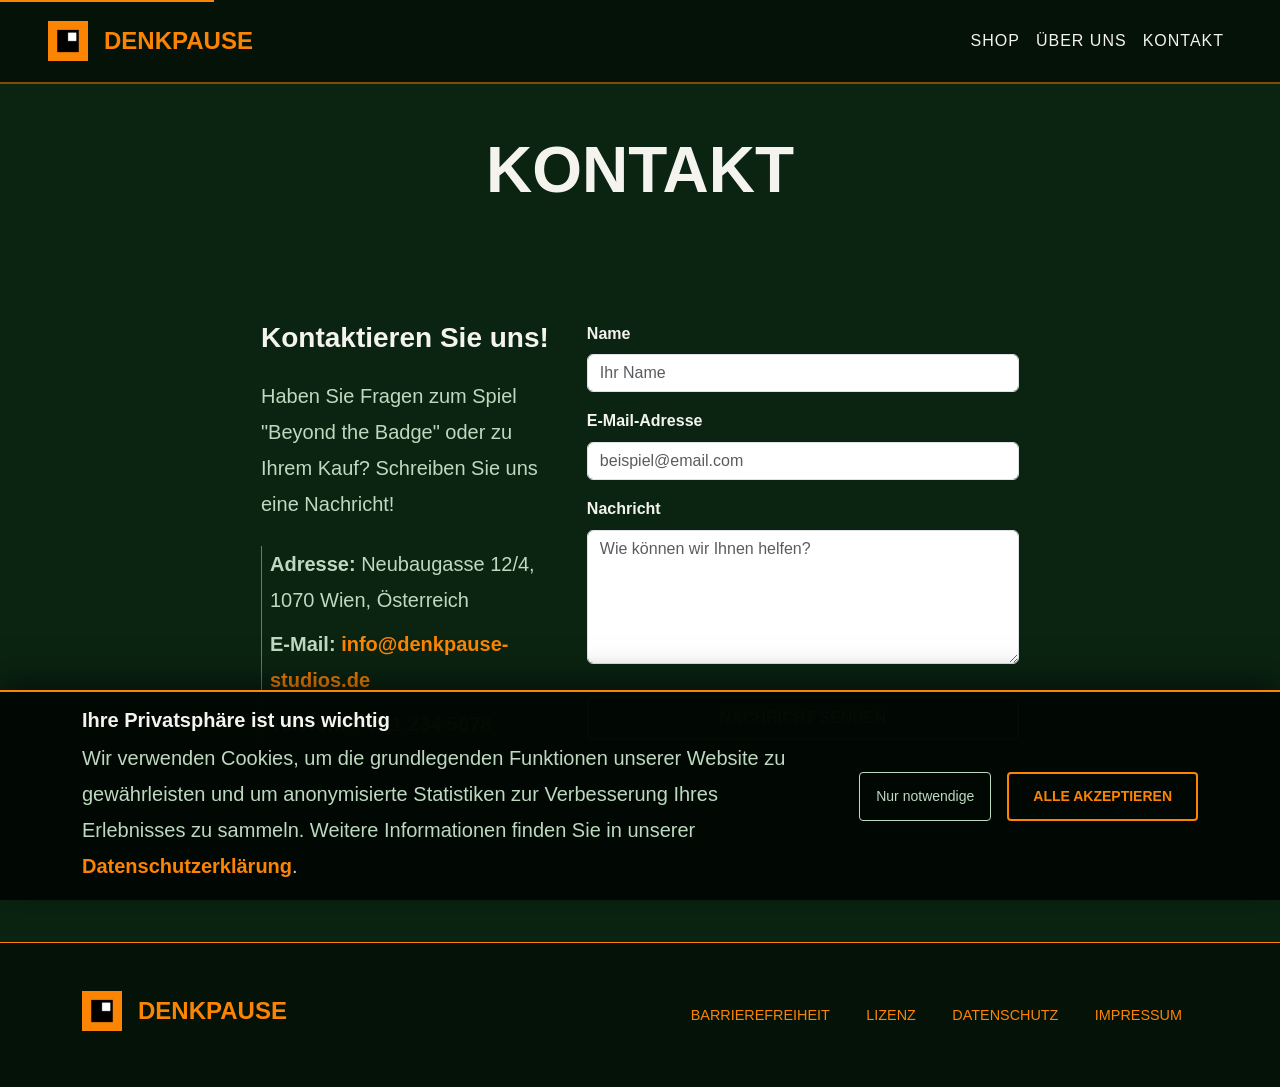
<file: kontakt.html>
<!DOCTYPE html>
<html lang="de">
<head>
    <meta charset="UTF-8">
    <meta name="viewport" content="width=device-width, initial-scale=1.0">
    <title>Denkpause Studios | Kontakt</title>
    <link rel="icon" type="image/png" href="bildmarke.png">
    
    <link href="https://cdn.jsdelivr.net/npm/bootstrap@5.3.2/dist/css/bootstrap.min.css" rel="stylesheet">
    
    <link rel="stylesheet" href="style.css">
</head>
<body>

    <a href="#main-content" class="skip-link">Zum Hauptinhalt springen</a>

    <nav class="navbar navbar-expand-lg navbar-custom py-3" aria-label="Hauptnavigation">
        <div class="container-fluid px-4 px-lg-5">
            <a class="navbar-brand d-flex align-items-center" href="index.html">
                <img src="bildmarke.png" alt="Denkpause Logo" style="height: 40px; width: auto;" class="me-3">
                <span class="fw-bold fs-4 branding-text">DENKPAUSE</span>
            </a>
            <button class="navbar-toggler" type="button" data-bs-toggle="collapse" data-bs-target="#navbarNav" aria-controls="navbarNav" aria-expanded="false" aria-label="Navigation umschalten">
                <span class="navbar-toggler-icon"></span>
            </button>
            <div class="collapse navbar-collapse" id="navbarNav">
                <ul class="navbar-nav ms-auto">
                    <li class="nav-item"><a class="nav-link" href="index.html">SHOP</a></li>
                    <li class="nav-item"><a class="nav-link" href="aboutus.html">ÜBER UNS</a></li>
                    <li class="nav-item"><a class="nav-link" href="kontakt.html" aria-current="page">KONTAKT</a></li>
                </ul>
            </div>
        </div>
    </nav>

    <section class="hero-section text-center pt-5 pb-2" aria-labelledby="page-title">
        <h1 id="page-title" class="display-3 fw-bold text-copper">KONTAKT</h1>
    </section>

    <main id="main-content" class="evergreen-bg pt-0 pb-5">
        <div class="container mt-0 mb-5">
            <div class="row justify-content-center">
                <div class="col-lg-10 col-md-11 wireframe-card p-5">
                    
                    <article class="content-column p-4 p-md-5">
                        <div class="row">
                            <div class="col-md-5 mb-5 mb-md-0">
                                <h2 id="contact-title" class="h3 fw-bold text-mahogany mb-4">Kontaktieren Sie uns!</h2>
                                <p class="description-text text-mahogany">
                                    Haben Sie Fragen zum Spiel "Beyond the Badge" oder zu Ihrem Kauf? Schreiben Sie uns eine Nachricht!
                                </p>
                                <ul class="description-text text-mahogany list-unstyled mt-4 ps-2 border-start border-secondary">
                                    <li class="mb-2"><strong>Adresse:</strong> Neubaugasse 12/4, 1070 Wien, Österreich</li>
                                    <li class="mb-2"><strong>E-Mail:</strong> <a href="mailto:info@denkpause-studios.de" class="text-mahogany fw-bold">info@denkpause-studios.de</a></li>
                                    <li class="mb-2"><strong>Telefon:</strong> <a href="tel:+4312345678" class="text-mahogany fw-bold">+43 1 234 5678</a></li>
                                </ul>
                            </div>
                            
                            <div class="col-md-7">
                                <form aria-labelledby="contact-title">
                                    <div class="mb-3">
                                        <label for="contact-name" class="form-label text-mahogany fw-bold">Name</label>
                                        <input type="text" class="form-control" id="contact-name" placeholder="Ihr Name" required aria-required="true">
                                    </div>
                                    <div class="mb-3">
                                        <label for="contact-email" class="form-label text-mahogany fw-bold">E-Mail-Adresse</label>
                                        <input type="email" class="form-control" id="contact-email" placeholder="beispiel@email.com" required aria-required="true">
                                    </div>
                                    <div class="mb-4">
                                        <label for="contact-message" class="form-label text-mahogany fw-bold">Nachricht</label>
                                        <textarea class="form-control" id="contact-message" rows="5" placeholder="Wie können wir Ihnen helfen?" required aria-required="true"></textarea>
                                    </div>
                                    <button type="submit" class="btn btn-copper w-100 mt-2 py-2 fw-bold text-uppercase">Nachricht senden</button>
                                </form>
                            </div>
                        </div>
                    </article>

                </div>
            </div>
        </div>
    </main>

    <footer class="footer-custom py-5">
        <div class="container text-center text-md-start">
            <div class="row align-items-center">
                <div class="col-md-3 text-center text-md-start mb-4 mb-md-0">
                    <span class="d-inline-flex align-items-center text-decoration-none">
                        <img src="bildmarke.png" alt="" style="height: 40px; width: auto;" class="me-3">
                        <span class="fw-bold fs-4 branding-text">DENKPAUSE</span>
                    </span>
                </div>
                <div class="col-md-9 text-center text-md-end mb-4 mb-md-0">
                    <nav aria-label="Footer Navigation">
                        <ul class="list-inline mb-0">
                            <li class="list-inline-item mx-2 mx-md-3"><a href="barrierfreiheit.html" class="footer-link">Barrierefreiheit</a></li>
                            <li class="list-inline-item mx-2 mx-md-3"><a href="lizenz.html" class="footer-link">Lizenz</a></li>
                            <li class="list-inline-item mx-2 mx-md-3"><a href="datenschutz.html" class="footer-link">Datenschutz</a></li>
                            <li class="list-inline-item mx-2 mx-md-3"><a href="impressum.html" class="footer-link">Impressum</a></li>
                        </ul>
                    </nav>
                </div>
            </div>
        </div>
    </footer>

    <div id="cookie-banner" class="cookie-overlay hidden" role="dialog" aria-labelledby="cookie-title" aria-describedby="cookie-desc">
        <div class="container py-3">
            <div class="row align-items-center">
                <div class="col-lg-8 mb-3 mb-lg-0">
                    <h2 id="cookie-title" class="h5 text-copper fw-bold mb-2">Ihre Privatsphäre ist uns wichtig</h2>
                    <p id="cookie-desc" class="description-text small mb-0">
                        Wir verwenden Cookies, um die grundlegenden Funktionen unserer Website zu gewährleisten und um anonymisierte Statistiken zur Verbesserung Ihres Erlebnisses zu sammeln. Weitere Informationen finden Sie in unserer <a href="datenschutz.html" class="text-copper fw-bold">Datenschutzerklärung</a>.
                    </p>
                </div>
                <div class="col-lg-4 d-flex gap-3 justify-content-lg-end">
                    <button id="btn-cookie-decline" class="btn btn-outline-light btn-sm px-3">Nur notwendige</button>
                    <button id="btn-cookie-accept" class="btn btn-copper btn-sm px-4">Alle akzeptieren</button>
                </div>
            </div>
        </div>
    </div>

    <script src="https://cdn.jsdelivr.net/npm/bootstrap@5.3.2/dist/js/bootstrap.bundle.min.js"></script>

    <script>
        document.addEventListener("DOMContentLoaded", function() {
            const cookieBanner = document.getElementById("cookie-banner");
            const btnAccept = document.getElementById("btn-cookie-accept");
            const btnDecline = document.getElementById("btn-cookie-decline");

            if (!localStorage.getItem("cookieConsent")) {
                cookieBanner.classList.remove("hidden");
                setTimeout(() => {
                    cookieBanner.classList.add("show");
                }, 500); 
            }

            function handleCookieConsent(choice) {
                cookieBanner.classList.remove("show");
                setTimeout(() => {
                    cookieBanner.classList.add("hidden");
                }, 500);
                localStorage.setItem("cookieConsent", choice);
            }

            btnAccept.addEventListener("click", () => handleCookieConsent("accepted"));
            btnDecline.addEventListener("click", () => handleCookieConsent("declined_optional"));
        });
    </script>
</body>
</html>
</file>
<file: style.css>
body {
    background-color: #0A2411; 
    color: #F4F3EE; 
    font-family: 'Segoe UI', Tahoma, Geneva, Verdana, sans-serif;
    margin: 0;
    padding: 0;
    overflow-x: hidden;
    line-height: 1.6;
}
.skip-link {
    position: absolute;
    top: -40px;
    left: 0;
    background: #fc8403;
    color: #0A2411;
    padding: 8px;
    z-index: 1001;
    transition: top 0.3s;
    text-decoration: none;
    font-weight: bold;
}
.skip-link:focus {
    top: 0;
}
:focus-visible {
    outline: 3px solid #fc8403 !important;
    outline-offset: 4px;
}
.navbar-custom {
    background-color: #051208;
    border-bottom: 2px solid rgba(252, 132, 3, 0.5);
}
.nav-link {
    color: #F4F3EE !important;
    text-transform: uppercase;
    font-weight: 500;
    letter-spacing: 1px;
    transition: 0.3s;
}
.nav-link:hover, .nav-link:focus {
    color: #fc8403 !important;
}
.logo-square {
    width: 35px;
    height: 35px;
    background-color: #fc8403;
    margin-right: 15px;
    display: inline-block;
}
.branding-text, .feature-title {
    color: #D4A373 !important; /* Világosabb árnyalat a 4.5:1 kontraszthoz */
}
.hero-wide {
    width: 100%;
    min-height: 70vh;
    background-color: #450D0D;
    background-image: linear-gradient(to right, rgba(10, 36, 17, 0.9) 30%, transparent 90%), 
                      url('R0.png'); 
    background-size: cover;
    background-position: center;
    display: flex;
    align-items: center;
}
.hero-content {
    padding: 40px;
    border-left: 5px solid #fc8403;
    background-color: rgba(5, 18, 8, 0.8);
}
.btn-copper {
    border: 2px solid #fc8403;
    color: #fc8403;
    background: transparent;
    padding: 12px 40px;
    font-weight: bold;
    text-transform: uppercase;
    transition: all 0.3s ease;
}
.btn-copper:hover, .btn-copper:focus {
    background: #fc8403;
    color: #0A2411;
}
.price-tag {
    color: #fc8403;
    font-size: 2rem;
    font-weight: bold;
}
.description-text {
    max-width: 800px;
    margin: 0 auto;
    font-size: 1.25rem;
    line-height: 1.8;
    color: #BDD9BF; 
}
.text-light-muted {
    color: #D1D1D1 !important;
}
.news-card {
    background-color: rgba(252, 132, 3, 0.05);
    padding: 25px;
    border: 1px solid rgba(252, 132, 3, 0.2);
    height: 100%;
}
.card-img-container {
    width: 100%;
    /* JAVÍTÁS: Négyzetes képarányt használunk (1/1), hogy illeszkedjen a képeidhez */
    aspect-ratio: 1 / 1; 
    /* JAVÍTÁS: Átlátszó háttér, hogy betöltődéskor ne legyen fekete blokk */
    background-color: transparent; 
    margin-bottom: 20px;
    overflow: hidden;
}
.card-img-container img {
    width: 100%;
    height: 100%;
    /* Biztosítja, hogy a kép kitöltse a konténert, de ne torzuljon */
    object-fit: cover; 
}
.footer-custom {
    background-color: #051208;
    color: #F4F3EE;
    border-top: 1px solid #fc8403;
}
.footer-link {
    text-decoration: none;
    color: #F4F3EE !important;
    text-transform: uppercase;
    font-size: 0.9rem;
}

.footer-link:hover, .footer-link:focus {
    color: #fc8403 !important;
    text-decoration: underline;
}

.footer-copyright {
    color: #BDD9BF;
    opacity: 0.8;
}

@media (max-width: 768px) {
    .hero-content {
        border-left: none;
        border-top: 5px solid #fc8403;
        padding: 20px;
    }
    
    .display-4 {
        font-size: 2rem;
    }
}

.cookie-overlay {
    position: fixed;
    bottom: 0;
    left: 0;
    width: 100%;
    background-color: rgba(2, 8, 4, 0.98);
    border-top: 2px solid #fc8403;
    box-shadow: 0 -10px 30px rgba(0, 0, 0, 0.5);
    z-index: 1050;
    transform: translateY(100%);
    transition: transform 0.5s cubic-bezier(0.4, 0, 0.2, 1);
}


.cookie-overlay.show {
    transform: translateY(0);
}


.cookie-overlay.hidden {
    display: none !important;
}


#btn-cookie-decline {
    color: #BDD9BF;
    border-color: #BDD9BF;
    transition: all 0.3s;
}

#btn-cookie-decline:hover, #btn-cookie-decline:focus {
    background-color: #BDD9BF;
    color: #0A2411;
}



.splash-overlay {
    position: fixed;
    top: 0;
    left: 0;
    width: 100%;
    height: 100vh;
    background-color: #051208;
    z-index: 9999;
    display: flex;
    justify-content: center;
    align-items: center;
    transition: opacity 1.5s ease-out, visibility 1.5s ease-out;
}

.splash-overlay.fade-out {
    opacity: 0;
    visibility: hidden;
}

.splash-content {
    display: flex;
    flex-direction: column;
    align-items: center;
}

.splash-logo {
    width: 60px;
    height: 60px;
    box-shadow: 0 0 25px rgba(252, 132, 3, 0.6);
}


a {
    color: #fc8403 !important; 
    text-decoration: none;
    transition: color 0.3s ease;
}


a:hover, a:focus {
    color: #ffaa44 !important;
    text-decoration: underline;
}

.footer-link {
    color: #fc8403 !important;
}
.footer-link:hover, .footer-link:focus {
    color: #ffaa44 !important;
}



.branding-text {
    color: #fc8403 !important;
    transition: color 0.3s ease;
}

.navbar-brand:hover .branding-text, .navbar-brand:focus .branding-text {
    color: #ffaa44 !important;
}

.mb-6 { margin-bottom: 5rem !important; }


.brand-asset-img {
    max-height: 120px;
    width: auto;
}
.icon-mark { max-height: 90px; }

.soundmark-visual-player {
    position: relative;
    display: inline-block;
    overflow: hidden;
    border-radius: 8px;
    border: 2px solid #555;
    cursor: pointer;
    max-width: 400px;
}

.soundmark-bg-img {
    width: 100%;
    height: auto;
    display: block;
    filter: brightness(0.6);
    transition: filter 0.3s ease;
}

.soundmark-visual-player:hover .soundmark-bg-img {
    filter: brightness(0.8);
}


.play-overlay-button {
    position: absolute;
    top: 50%;
    left: 50%;
    transform: translate(-50%, -50%);
    background-color: rgba(252, 132, 3, 0.7);
    border: none;
    color: #000;
    font-size: 2.5rem;
    padding: 15px 30px;
    border-radius: 50%;
    box-shadow: 0 0 15px rgba(0, 0, 0, 0.5);
    transition: all 0.3s ease;
}

.play-overlay-button:hover {
    background-color: rgba(252, 132, 3, 0.9);
    transform: translate(-50%, -50%) scale(1.1);
}

.news-card .feature-title {
    font-size: 1.4rem !important;
    margin-bottom: 0.75rem;
}

.news-card p {
    font-size: 1.05rem !important;
    line-height: 1.6 !important;
}
</file>
